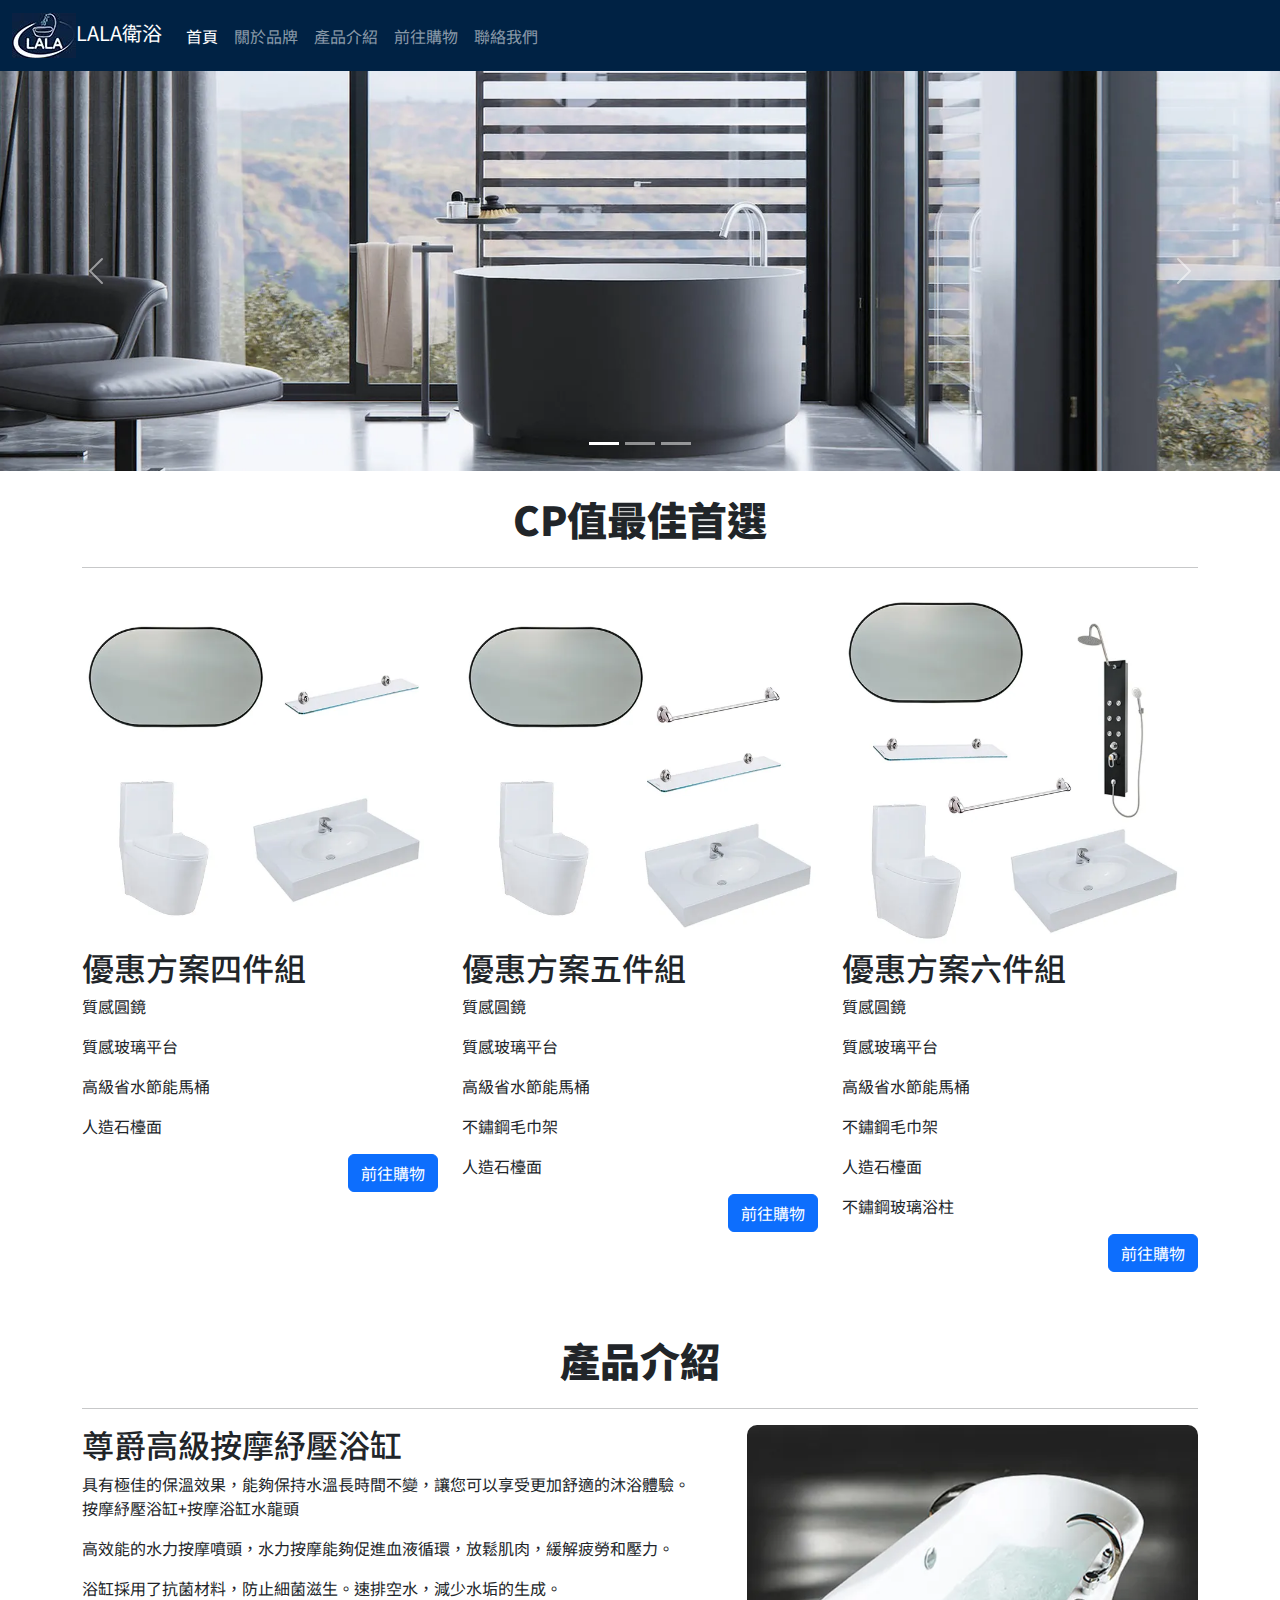
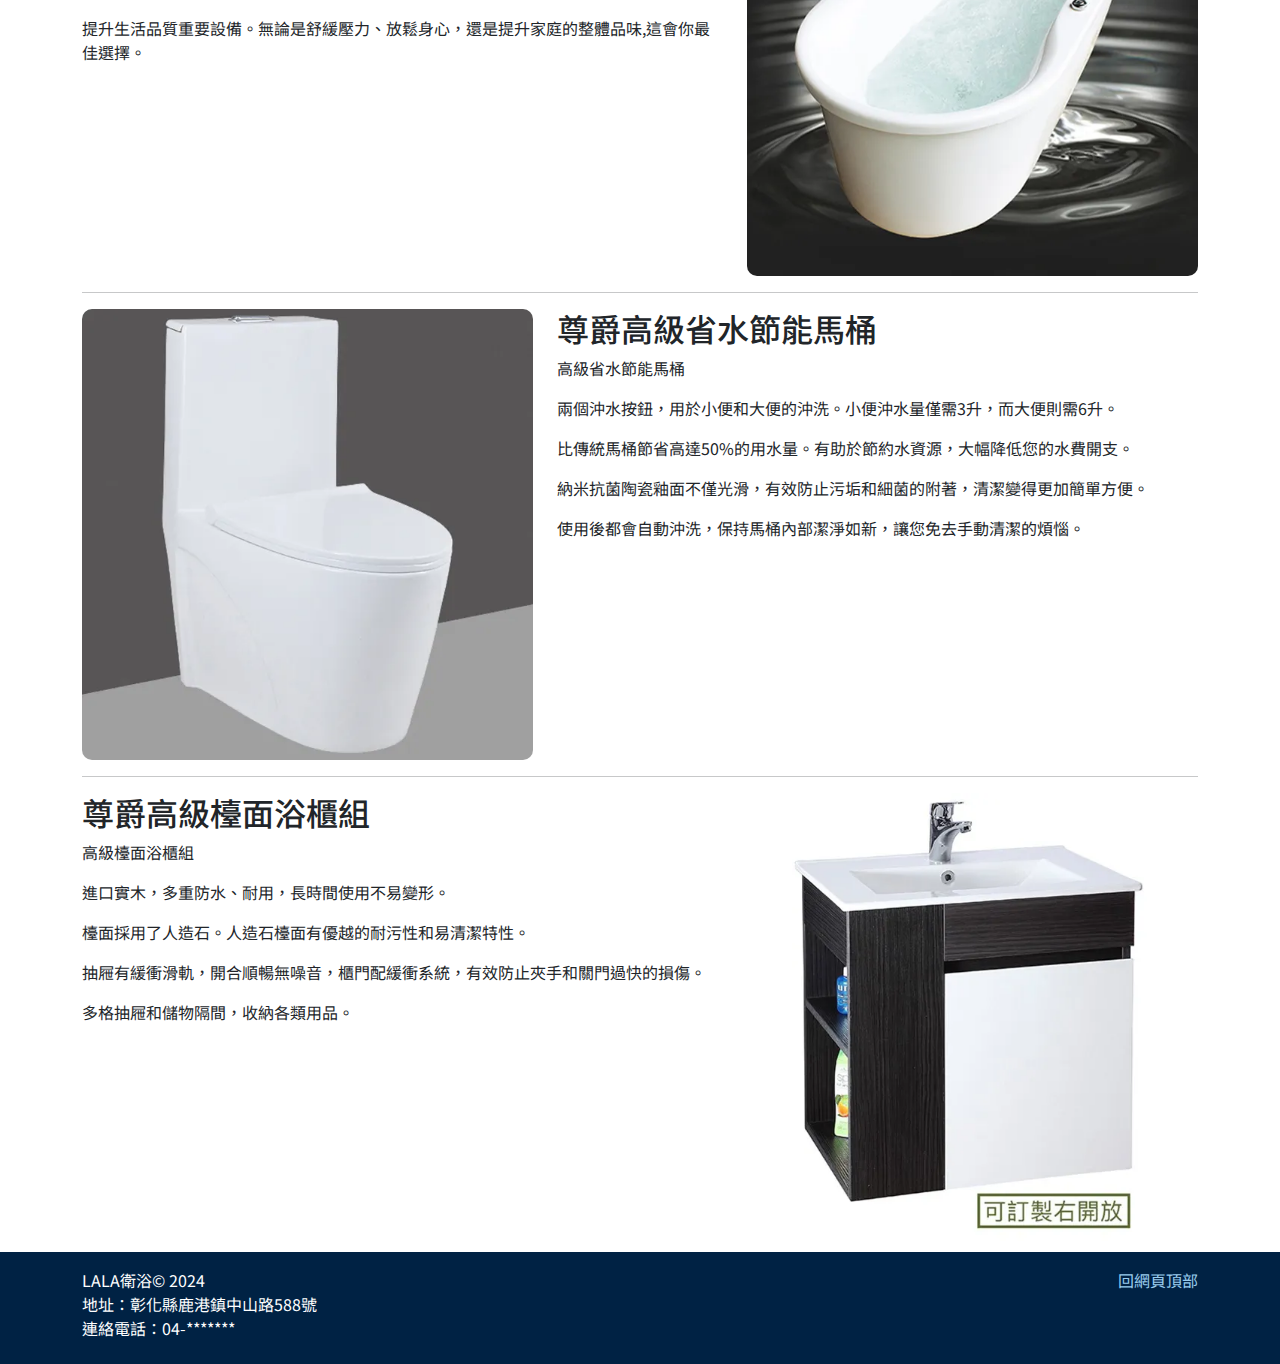
<file: index.html>
<!DOCTYPE html>
<html lang="zh-Hant-TW">
<head>
    <meta charset="UTF-8">
    <meta name="viewport" content="width=device-width, initial-scale=1.0">
    <!-- 設定IE相容性 -->
    <meta http-equiv="X-UA-Compatible" content="IE=edge">
    <!-- 網站作者/擁有者 -->
    <meta name="author" content="LALA衛浴">
    <!-- 網頁描述，簡單介紹網頁內容 -->
    <meta name="description" content="全網最齊全衛浴設備，等待您的購買">
    <!-- 網頁編輯器 -->
    <meta name="generator" content="VisualStudioCode">
    <!-- 關鍵字，google排除權重，其他搜尋引擎能可使用 -->
    <meta name="keywords" content="馬桶, 臉盆, 化妝鏡, 水龍頭, 沐浴龍頭, 毛巾架, 浴櫃, 巾置物架">
    <!-- favicom我的最愛(書籤)圖標 -->
    <link rel="shortcut icon" href="favicon.ico">
    <link href="https://cdn.jsdelivr.net/npm/bootstrap@5.3.3/dist/css/bootstrap.min.css" rel="stylesheet" integrity="sha384-QWTKZyjpPEjISv5WaRU9OFeRpok6YctnYmDr5pNlyT2bRjXh0JMhjY6hW+ALEwIH" crossorigin="anonymous">
    <link rel="stylesheet" href="css/custom.css">
    <title>LALA衛浴-首頁</title>
</head>
<body>
     <header>                                
        <!--bg-dark背景色 body-tertary為深色字 如改 navbar-dark為淺色字  如需固定導覽列在網頁頂部可+fixed-top -->
        <nav class="navbar navbar-expand-lg bg-dark navbar-dark">
            <div class="container-fluid">
              <a class="navbar-brand" href="index.html"><img src="images/index/LOGO2.webp" alt="logo">LALA衛浴</a>
              <button class="navbar-toggler" type="button" data-bs-toggle="collapse" data-bs-target="#navbarSupportedContent" aria-controls="navbarSupportedContent" aria-expanded="false" aria-label="Toggle navigation">
                <span class="navbar-toggler-icon"></span>
              </button>
              <div class="collapse navbar-collapse" id="navbarSupportedContent">
                <!-- 導覽列按鈕 -->
                <ul class="navbar-nav me-auto mb-2 mb-lg-0">
                  <li class="nav-item">
                    <!-- 這串為無障礙網路使用nav-link active明眼人看用 aria-current="page" 視障人士使用 -->
                    <a class="nav-link active" aria-current="page" href="index.html">首頁</a>
                  </li>
                  <li class="nav-item">
                    <a class="nav-link" href="about.html">關於品牌</a>
                  </li>
                  <li class="nav-item">
                    <a class="nav-link" href="introduce.html">產品介紹</a>
                  </li>
                  <li class="nav-item">
                    <!-- 前往購物網站 連結網址-->
                    <a class="nav-link" href="https://hzh.easy.co/"  target="_blank">前往購物</a>
                  </li>
                  <li class="nav-item">
                    <a class="nav-link" href="connection.html">聯絡我們</a>
                  </li>
                </ul>
              </div>
            </div>
        </nav>
    </header>
    <main>
      <!-- 輪播圖 -->
      <div id="carouselExampleIndicators" class="carousel slide">
        <div class="carousel-indicators">
          <!-- 增加輪播圖時增加一個按鈕 -->
          <button type="button" data-bs-target="#carouselExampleIndicators" data-bs-slide-to="0" class="active" aria-current="true" aria-label="Slide 1"></button>
          <button type="button" data-bs-target="#carouselExampleIndicators" data-bs-slide-to="1" aria-label="Slide 2"></button>
          <button type="button" data-bs-target="#carouselExampleIndicators" data-bs-slide-to="2" aria-label="Slide 3"></button>
        </div>
        <div class="carousel-inner">
          <div class="carousel-item active">
            <!-- alt="台北101"為圖片無法顯示時出現 title="台北101"滑入圖片時小標籤 aria-label="台北101"無障礙用 -->
            <img src="images/we/bathroom-6686057_1920.webp" class="d-block w-100" alt="LALA衛浴示意圖" title="LALA衛浴示意圖" aria-label="LALA衛浴示意圖">
          </div>
          <div class="carousel-item">
            <img src="images/we/bathroom-2132342_1920.webp" class="d-block w-100" alt="LALA衛浴示意圖" title="LALA衛浴示意圖" aria-label="LALA衛浴示意圖">
          </div>
          <div class="carousel-item">
            <img src="images/we/plant-7498330_1920.webp" class="d-block w-100" alt="LALA衛浴示意圖" title="LALA衛浴示意圖" aria-label="LALA衛浴示意圖">
          </div>
        </div>
        <button class="carousel-control-prev" type="button" data-bs-target="#carouselExampleIndicators" data-bs-slide="prev">
          <span class="carousel-control-prev-icon" aria-hidden="true"></span>
          <span class="visually-hidden">Previous</span>
        </button>
        <button class="carousel-control-next" type="button" data-bs-target="#carouselExampleIndicators" data-bs-slide="next">
          <span class="carousel-control-next-icon" aria-hidden="true"></span>
          <span class="visually-hidden">Next</span>
        </button>
      </div>

      <!-- 內文 -->
      <div class="container">
        <h2 class="h2-label my-4" role="優惠活動">CP值最佳首選</h2>
        <hr>
        <!-- 直式三格內容 -->
        <div class="row">
        <!-- 優惠方案1 -->
          <div class="col-lg-4 order-md-0 mt-2">
            <!-- rounded-circle w-100 圖片設定圓形範圍顯示 寬度設定100%顯示 -->
            <a type="button"><img src="images/we/41.webp" class="img-radius w-100" alt="野柳女王頭" data-bs-toggle="modal" data-bs-target="#imgliuqiu"></a>
            <!-- modal -->
            <div class="modal fade" id="imgliuqiu" tabindex="-1" aria-labelledby="exampleModalLabel" aria-hidden="true">
              <div class="modal-dialog">
                <div class="modal-content">
                  <div class="modal-header">
                    <h5 class="modal-title">優惠方案4件組</h5>
                    <button type="button" class="btn-close" data-bs-dismiss="modal" aria-label="Close"></button>
                  </div>
                  <div class="modal-body">
                    <img src="images/we/41.webp" alt="優惠方案" width="100%">
                  </div>
                  <div class="modal-footer">
                    <button type="button" class="btn btn-secondary" data-bs-dismiss="modal">關閉視窗</button>
                  </div>
                </div>
              </div>
            </div>
            <div class="card-body">
              <h2 class="">優惠方案四件組</h2>
              <p class="card-text">質感圓鏡</p>
              <p class="card-text">質感玻璃平台</p>
              <p class="card-text">高級省水節能馬桶</p>
              <p class="card-text">人造石檯面</p>
              <p class="card-text"></p>
              <p class="text-end">
                <a href="https://hzh.easy.co/collections/feature-on-homepage/products/%E5%84%AA%E6%83%A0%E6%96%B9%E6%A1%88%E5%9B%9B%E4%BB%B6%E7%B5%84" target="_blank" class="btn btn-primary" role="button" data-bs-toggle="tooltip" data-bs-placement="top" data-bs-title="即將離開本網站">前往購物</a></p>
                <!-- target="_blank"新增分業標籤 class="btn btn-primary" 套用模組按鈕外觀 role="button" 改變標籤用途 -->
            </div>
          </div>
        <!-- 優惠方案2 -->
          <div class="col-lg-4 order-md-1 mt-2">
            <a type="button"><img src="images/we/51.webp" class="img-radius w-100" alt="龜山島" data-bs-toggle="modal" data-bs-target="#imgsea"></a>
            <!-- modal -->
            <div class="modal fade" id="imgsea" tabindex="-1" aria-labelledby="exampleModalLabel" aria-hidden="true">
              <div class="modal-dialog">
                <div class="modal-content">
                  <div class="modal-header">
                    <h5 class="modal-title">優惠方案5件組</h5>
                    <button type="button" class="btn-close" data-bs-dismiss="modal" aria-label="Close"></button>
                  </div>
                  <div class="modal-body">
                    <img src="images/we/51.webp" alt="優惠方案2" width="100%">
                  </div>
                  <div class="modal-footer">
                    <button type="button" class="btn btn-secondary" data-bs-dismiss="modal">關閉視窗</button>
                  </div>
                </div>
              </div>
            </div>
            <div class="card-body">
              <h2 class="">優惠方案五件組</h2>
              <p class="card-text">質感圓鏡</p>
              <p class="card-text">質感玻璃平台</p>
              <p class="card-text">高級省水節能馬桶</p>
              <p class="card-text">不鏽鋼毛巾架</p>
              <p class="card-text">人造石檯面</p>
                <p class="text-end">
                <a href="https://hzh.easy.co/collections/feature-on-homepage/products/%E5%84%AA%E6%83%A0%E6%96%B9%E6%A1%88%E4%BA%94%E4%BB%B6%E7%B5%84" target="_blank" class="btn btn-primary" role="button"data-bs-toggle="tooltip" data-bs-placement="top" data-bs-title="即將離開本網站">前往購物</a></p>
            </div>
          </div>
        <!-- 優惠方案3 -->
          <div class="col-lg-4 order-md-2 mt-2">
            <a type="button"><img src="images/we/61.webp" class="img-radius w-100" alt="成功漁港" data-bs-toggle="modal" data-bs-target="#imgsuccess"></a>
            <div class="modal fade" id="imgsuccess" tabindex="-1" aria-labelledby="exampleModalLabel" aria-hidden="true">
              <div class="modal-dialog">
                <div class="modal-content">
                  <div class="modal-header">
                    <h5 class="modal-title">優惠方案6件組</h5>
                    <button type="button" class="btn-close" data-bs-dismiss="modal" aria-label="Close"></button>
                  </div>
                  <div class="modal-body">
                    <img src="images/we/61.webp" alt="優惠方案3" width="100%">
                  </div>
                  <div class="modal-footer">
                    <button type="button" class="btn btn-secondary" data-bs-dismiss="modal">關閉視窗</button>
                  </div>
                </div>
              </div>
            </div>

            <div class="card-body">
              <h2 class="">優惠方案六件組</h2>
              <p class="card-text">質感圓鏡</p>
              <p class="card-text">質感玻璃平台</p>
              <p class="card-text">高級省水節能馬桶</p>
              <p class="card-text">不鏽鋼毛巾架</p>
              <p class="card-text">人造石檯面</p>
              <p class="card-text">不鏽鋼玻璃浴柱</p>


              <p class="text-end">
                <a href="https://hzh.easy.co/collections/feature-on-homepage/products/%E5%84%AA%E6%83%A0%E6%96%B9%E6%A1%88%E5%85%AD%E4%BB%B6%E7%B5%84" target="_blank" class="btn btn-primary" role="button"data-bs-toggle="tooltip" data-bs-placement="top" data-bs-title="即將離開本網站">前往購物</a></p>
            </div>
        
          </div>
        </div>
        <!-- 橫條內容 -->
             <!-- my-5 上下間距 -->
        <h2 class="h2-label my-4 mt-5" role="產品介紹">產品介紹</h2>
        <hr>
        <div class="row my-2">
          <div class="col-md-7 order-md-1">
              <h2>尊爵高級按摩紓壓浴缸</h2>
              具有極佳的保溫效果，能夠保持水溫長時間不變，讓您可以享受更加舒適的沐浴體驗。
              <p>按摩紓壓浴缸+按摩浴缸水龍頭</p>
              <p>高效能的水力按摩噴頭，水力按摩能夠促進血液循環，放鬆肌肉，緩解疲勞和壓力。</p>
              <p>浴缸採用了抗菌材料，防止細菌滋生。速排空水，減少水垢的生成。</p>
              <p>提升生活品質重要設備。無論是舒緩壓力、放鬆身心，還是提升家庭的整體品味,這會你最佳選擇。</p>
          </div>
          <div class="col-md-5 order-md-1">
            <!-- img-fluid5 照片寬度100%高度自動 mx-auto左右對齊 -->
            <img src="images/we/TB801.webp" class="img-fluid mx-auto img-radius"  aria-label="產品介紹1" alt="產品介紹1">
          </div>
        </div>
        <hr>
        <div class="row my-2">
          <div class="col-md-7 order-md-1">
              <h2>尊爵高級省水節能馬桶</h2>
              <p>高級省水節能馬桶</p>
              <p>兩個沖水按鈕，用於小便和大便的沖洗。小便沖水量僅需3升，而大便則需6升。</p>
              <p>比傳統馬桶節省高達50%的用水量。有助於節約水資源，大幅降低您的水費開支。</p>
              <p>納米抗菌陶瓷釉面不僅光滑，有效防止污垢和細菌的附著，清潔變得更加簡單方便。</p>
              <p>使用後都會自動沖洗，保持馬桶內部潔淨如新，讓您免去手動清潔的煩惱。</p>
          </div>
          <div class="col-md-5 order-md-0">
            <!-- img-fluid5 照片寬度100%高度自動 mx-auto左右對齊 -->
            <img src="images/we/002.webp" class="img-fluid mx-auto img-radius"  aria-label="旅遊注意事項" alt="旅遊注意事項">
          </div>
        </div>
        <hr>
        <div class="row my-2">
          <div class="col-md-7 order-md-0">
              <h2>尊爵高級檯面浴櫃組</h2>
              <p>高級檯面浴櫃組</p>
              <p>進口實木，多重防水、耐用，長時間使用不易變形。</p>
              <p>檯面採用了人造石。人造石檯面有優越的耐污性和易清潔特性。</p>
              <p>抽屜有緩衝滑軌，開合順暢無噪音，櫃門配緩衝系統，有效防止夾手和關門過快的損傷。</p>
              <p>多格抽屜和儲物隔間，收納各類用品。</p>
          </div>
          <div class="col-md-5 order-md-0">
            <!-- img-fluid5 照片寬度100%高度自動 mx-auto左右對齊 -->
            <img src="images/we/039.webp" class="img-fluid mx-auto img-radius"  aria-label="住宿安全" alt="住宿安全">
          </div>
        </div>
      </div>
   </main>
   <footer class="footer me-auto pb-2">
    <div class="container pt-3">
      <p class="float-end">
        <a href="#top">回網頁頂部</p></a>
      <p>LALA衛浴&copy; 2024 <br>         
         地址：彰化縣鹿港鎮中山路588號<br>
         連絡電話：04-*******<br>
      </p>
   </footer>


    <!-- bootstrap.bundle.min.js中包含popper.js -->
    <script src="https://cdn.jsdelivr.net/npm/bootstrap@5.3.3/dist/js/bootstrap.bundle.min.js" integrity="sha384-YvpcrYf0tY3lHB60NNkmXc5s9fDVZLESaAA55NDzOxhy9GkcIdslK1eN7N6jIeHz" crossorigin="anonymous"></script>
    <!-- <script>改版前用
      $(function(){$('[data-toggle="tooltip"]').tooltip()})
    </script> 改版後↓-->
    <script>
      var tooltipTriggerList = [].slice.call(document.querySelectorAll('[data-bs-toggle="tooltip"]'))
      var tooltipList = tooltipTriggerList.map(function (tooltipTriggerEl) {
      return new bootstrap.Tooltip(tooltipTriggerEl)
      })
    </script>
</body>
</html>
</file>
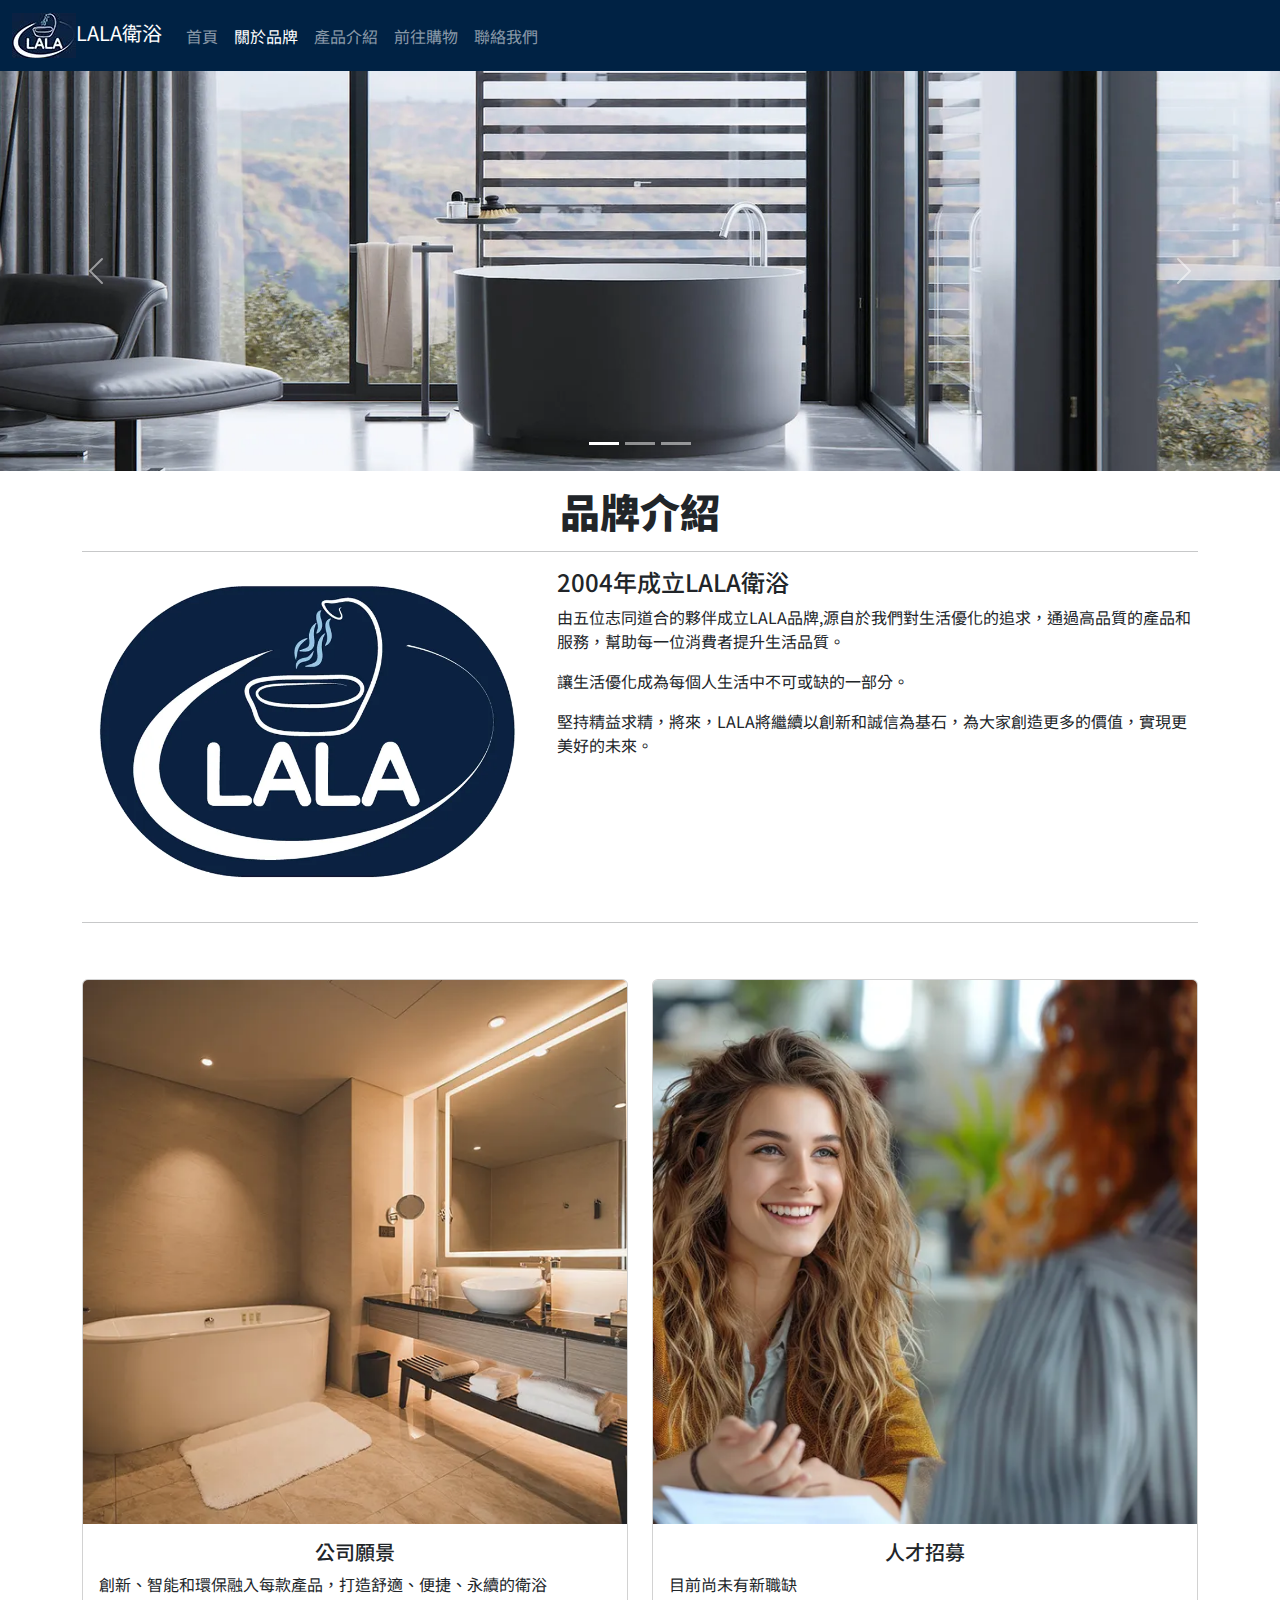
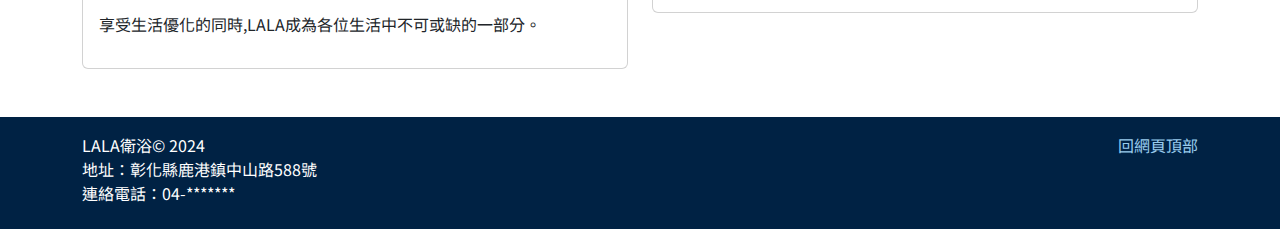
<file: about.html>
<!DOCTYPE html>
<html lang="zh-Hant-TW">
<head>
    <meta charset="UTF-8">
    <meta name="viewport" content="width=device-width, initial-scale=1.0">
    <!-- 設定IE相容性 -->
    <meta http-equiv="X-UA-Compatible" content="IE=edge">
    <!-- 網站作者/擁有者 -->
    <meta name="author" content="LALA衛浴">
    <!-- 網頁描述，簡單介紹網頁內容 -->
    <meta name="description" content="全網最齊全衛浴設備，等待您的購買">
    <!-- 網頁編輯器 -->
    <meta name="generator" content="VisualStudioCode">
    <!-- 關鍵字，google排除權重，其他搜尋引擎能可使用 -->
    <meta name="keywords" content="馬桶, 臉盆, 化妝鏡, 水龍頭, 沐浴龍頭, 毛巾架, 浴櫃, 巾置物架">
    <!-- favicom我的最愛(書籤)圖標 -->
    <link rel="shortcut icon" href="favicon.ico">
    <link href="https://cdn.jsdelivr.net/npm/bootstrap@5.3.3/dist/css/bootstrap.min.css" rel="stylesheet" integrity="sha384-QWTKZyjpPEjISv5WaRU9OFeRpok6YctnYmDr5pNlyT2bRjXh0JMhjY6hW+ALEwIH" crossorigin="anonymous">
    <link rel="stylesheet" href="css/custom.css">
    <title>LALA衛浴-首頁</title>
</head>
<body>
    <header>                                
        <!--bg-dark背景色 body-tertary為深色字 如改 navbar-dark為淺色字  如需固定導覽列在網頁頂部可+fixed-top -->
        <nav class="navbar navbar-expand-lg bg-dark navbar-dark">
            <div class="container-fluid">
              <a class="navbar-brand" href="index.html"><img src="images/index/LOGO2.webp" alt="logo">LALA衛浴</a>
              <button class="navbar-toggler" type="button" data-bs-toggle="collapse" data-bs-target="#navbarSupportedContent" aria-controls="navbarSupportedContent" aria-expanded="false" aria-label="Toggle navigation">
                <span class="navbar-toggler-icon"></span>
              </button>
              <div class="collapse navbar-collapse" id="navbarSupportedContent">
                <!-- 導覽列按鈕 -->
                <ul class="navbar-nav me-auto mb-2 mb-lg-0">
                  <li class="nav-item">
                    <!-- 這串為無障礙網路使用nav-link active明眼人看用 aria-current="page" 視障人士使用 -->
                    <a class="nav-link" aria-current="page" href="index.html">首頁</a>
                  </li>
                  <li class="nav-item">
                    <a class="nav-link active" aria-current="page" href="about.html">關於品牌</a>
                  </li>
                  <li class="nav-item">
                    <a class="nav-link" href="introduce.html">產品介紹</a>
                  </li>
                  <li class="nav-item">
                    <!-- 前往購物網站 連結網址-->
                    <a class="nav-link" href="https://hzh.easy.co/"  target="_blank">前往購物</a>
                  </li>
                  <li class="nav-item">
                    <a class="nav-link" href="connection.html">聯絡我們</a>
                  </li>
                </ul>
              </div>
            </div>
        </nav>
    </header>
    <main>
      <!-- 輪播圖 -->
      <div id="carouselExampleIndicators" class="carousel slide">
        <div class="carousel-indicators">
          <!-- 增加輪播圖時增加一個按鈕 -->
          <button type="button" data-bs-target="#carouselExampleIndicators" data-bs-slide-to="0" class="active" aria-current="true" aria-label="Slide 1"></button>
          <button type="button" data-bs-target="#carouselExampleIndicators" data-bs-slide-to="1" aria-label="Slide 2"></button>
          <button type="button" data-bs-target="#carouselExampleIndicators" data-bs-slide-to="2" aria-label="Slide 3"></button>
        </div>
        <div class="carousel-inner">
          <div class="carousel-item active">
            <!-- alt="台北101"為圖片無法顯示時出現 title="台北101"滑入圖片時小標籤 aria-label="台北101"無障礙用 -->
            <img src="images/we/bathroom-6686057_1920.webp" class="d-block w-100" alt="LALA衛浴示意圖" title="LALA衛浴示意圖" aria-label="LALA衛浴示意圖">
          </div>
          <div class="carousel-item">
            <img src="images/we/bathroom-2132342_1920.webp" class="d-block w-100" alt="LALA衛浴示意圖" title="LALA衛浴示意圖" aria-label="LALA衛浴示意圖">
          </div>
          <div class="carousel-item">
            <img src="images/we/plant-7498330_1920.webp" class="d-block w-100" alt="LALA衛浴示意圖" title="LALA衛浴示意圖" aria-label="LALA衛浴示意圖">
          </div>
        </div>
        <button class="carousel-control-prev" type="button" data-bs-target="#carouselExampleIndicators" data-bs-slide="prev">
          <span class="carousel-control-prev-icon" aria-hidden="true"></span>
          <span class="visually-hidden">Previous</span>
        </button>
        <button class="carousel-control-next" type="button" data-bs-target="#carouselExampleIndicators" data-bs-slide="next">
          <span class="carousel-control-next-icon" aria-hidden="true"></span>
          <span class="visually-hidden">Next</span>
        </button>
      </div>
      <!-- 內文 -->
      <div class="container">
        <h2 class="h2-label mt-3">品牌介紹</h2>
        <hr>
        <div class="row my-2">
          <div class="col-md-5">
            <!-- img-fluid5 照片寬度100%高度自動 mx-auto左右對齊 -->
            <img src="images/about/logo8006001.webp" class="img-fluid mx-auto img-radius"  aria-label="LOGO" alt="LOGO">
          </div>
          <div class="col-md-7">
              <h4>2004年成立LALA衛浴</h4>
              <p>由五位志同道合的夥伴成立LALA品牌,源自於我們對生活優化的追求，通過高品質的產品和服務，幫助每一位消費者提升生活品質。</p>
              <p>讓生活優化成為每個人生活中不可或缺的一部分。</p>
              <p>堅持精益求精，將來，LALA將繼續以創新和誠信為基石，為大家創造更多的價值，實現更美好的未來。</p>
          </div>
        </div>
        <hr>
        <div class="row my-5">
          <!-- 公司願景 -->
          <div class="col-md-6 order-md-0 mt-2">
            <div class="card">
              <img src="images/we/bathroom-6878035_1280.webp" class="card-img-top" alt="公司logo">
              <div class="card-body">
                <h5 class="card-title">公司願景</h5>
                <p class="card-text">創新、智能和環保融入每款產品，打造舒適、便捷、永續的衛浴</p>
                  <p>享受生活優化的同時,LALA成為各位生活中不可或缺的一部分。</p>

              </div>
            </div>
          </div>
          <!-- 人才招募 -->
          <div class="col-md-6 order-md-1 mt-2">   
            <div class="card">
              <img src="images/we/woman-8805927_1920.webp" class="card-img-top" alt="公司logo">
              <div class="card-body">
                <h5 class="card-title">人才招募</h5>
                <p class="card-text">目前尚未有新職缺</p>
              </div>
            </div>
          </div>
        </div>



      </div>
   </main>
   <footer class="footer me-auto pb-2">
    <div class="container pt-3">
      <p class="float-end">
        <a href="#top">回網頁頂部</p></a>
      <p>LALA衛浴&copy; 2024 <br>         
         地址：彰化縣鹿港鎮中山路588號<br>
         連絡電話：04-*******<br>
      </p>
   </footer>


    <!-- bootstrap.bundle.min.js中包含popper.js -->
    <script src="https://cdn.jsdelivr.net/npm/bootstrap@5.3.3/dist/js/bootstrap.bundle.min.js" integrity="sha384-YvpcrYf0tY3lHB60NNkmXc5s9fDVZLESaAA55NDzOxhy9GkcIdslK1eN7N6jIeHz" crossorigin="anonymous"></script>
    <!-- <script>改版前用
      $(function(){$('[data-toggle="tooltip"]').tooltip()})
    </script> 改版後↓-->
    <script>
      var tooltipTriggerList = [].slice.call(document.querySelectorAll('[data-bs-toggle="tooltip"]'))
      var tooltipList = tooltipTriggerList.map(function (tooltipTriggerEl) {
      return new bootstrap.Tooltip(tooltipTriggerEl)
      })
    </script>
</body>
</html>
</file>
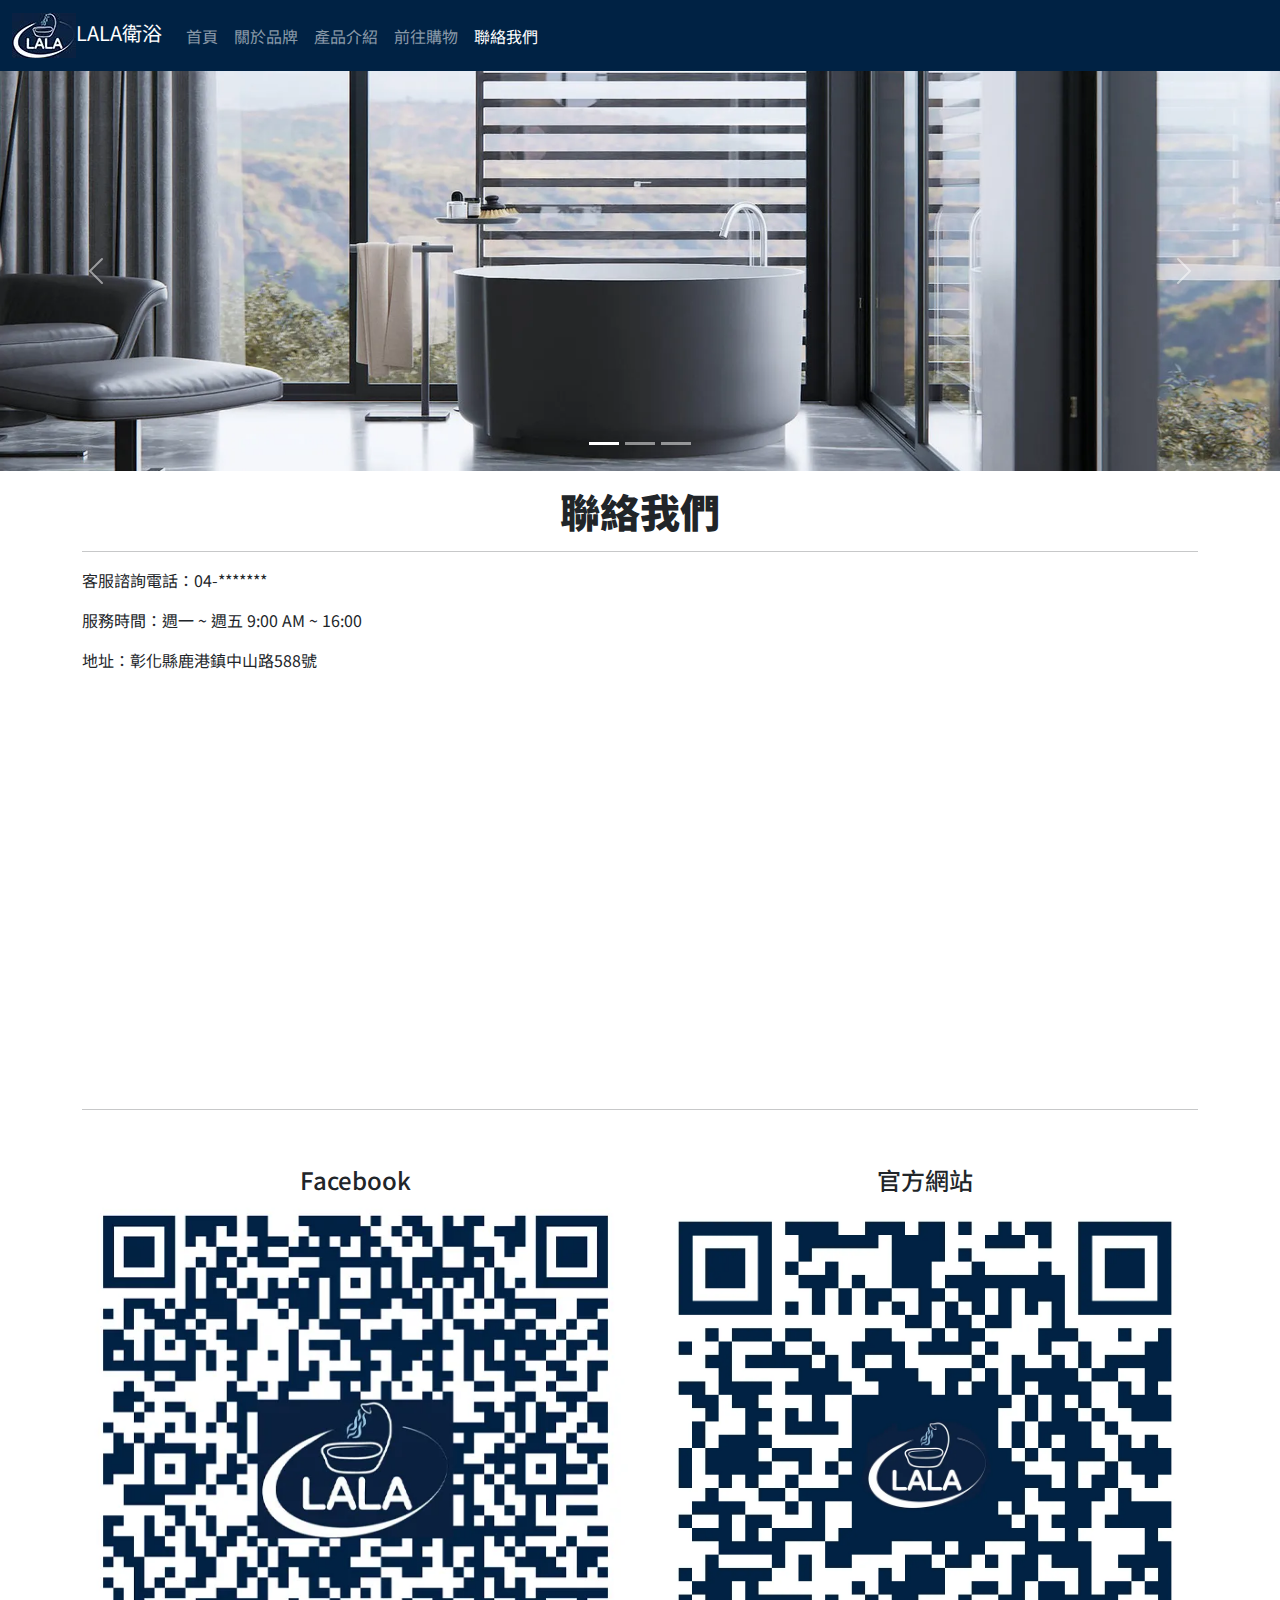
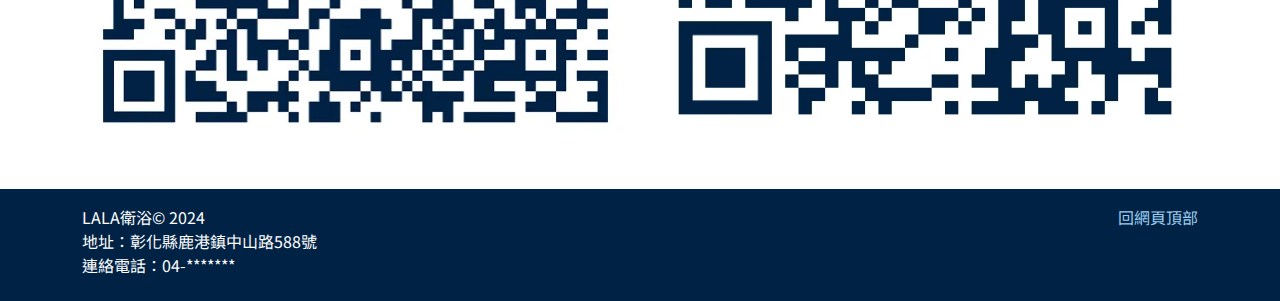
<file: connection.html>
<!DOCTYPE html>
<html lang="zh-Hant-TW">
<head>
    <meta charset="UTF-8">
    <meta name="viewport" content="width=device-width, initial-scale=1.0">
    <!-- 設定IE相容性 -->
    <meta http-equiv="X-UA-Compatible" content="IE=edge">
    <!-- 網站作者/擁有者 -->
    <meta name="author" content="LALA衛浴">
    <!-- 網頁描述，簡單介紹網頁內容 -->
    <meta name="description" content="全網最齊全衛浴設備，等待您的購買">
    <!-- 網頁編輯器 -->
    <meta name="generator" content="VisualStudioCode">
    <!-- 關鍵字，google排除權重，其他搜尋引擎能可使用 -->
    <meta name="keywords" content="馬桶, 臉盆, 化妝鏡, 水龍頭, 沐浴龍頭, 毛巾架, 浴櫃, 巾置物架">
    <!-- favicom我的最愛(書籤)圖標 -->
    <link rel="shortcut icon" href="favicon.ico">
    <link href="https://cdn.jsdelivr.net/npm/bootstrap@5.3.3/dist/css/bootstrap.min.css" rel="stylesheet" integrity="sha384-QWTKZyjpPEjISv5WaRU9OFeRpok6YctnYmDr5pNlyT2bRjXh0JMhjY6hW+ALEwIH" crossorigin="anonymous">
    <link rel="stylesheet" href="css/custom.css">
    <title>LALA衛浴-首頁</title>
</head>
<body>
     <header >                                
        <!--bg-dark背景色 body-tertary為深色字 如改 navbar-dark為淺色字  如需固定導覽列在網頁頂部可+fixed-top -->
        <nav class="navbar navbar-expand-lg bg-dark navbar-dark">
            <div class="container-fluid">
              <a class="navbar-brand" href="index.html"><img src="images/index/LOGO2.webp" alt="logo">LALA衛浴</a>
              <button class="navbar-toggler" type="button" data-bs-toggle="collapse" data-bs-target="#navbarSupportedContent" aria-controls="navbarSupportedContent" aria-expanded="false" aria-label="Toggle navigation">
                <span class="navbar-toggler-icon"></span>
              </button>
              <div class="collapse navbar-collapse" id="navbarSupportedContent">
                <!-- 導覽列按鈕 -->
                <ul class="navbar-nav me-auto mb-2 mb-lg-0">
                  <li class="nav-item">
                    <!-- 這串為無障礙網路使用nav-link active明眼人看用 aria-current="page" 視障人士使用 -->
                    <a class="nav-link"href="index.html">首頁</a>
                  </li>
                  <li class="nav-item">
                    <a class="nav-link" href="about.html">關於品牌</a>
                  </li>
                  <li class="nav-item">
                    <a class="nav-link" href="introduce.html">產品介紹</a>
                  </li>
                  <li class="nav-item">
                    <!-- 前往購物網站 連結網址-->
                    <a class="nav-link" href="https://hzh.easy.co/"  target="_blank">前往購物</a>
                  </li>
                  <li class="nav-item">
                    <a class="nav-link active" aria-current="page" href="connection.html">聯絡我們</a>
                  </li>
                </ul>
              </div>
            </div>
        </nav>
    </header>
    <main>
      <!-- 輪播圖 -->
      <div id="carouselExampleIndicators" class="carousel slide">
        <div class="carousel-indicators">
          <!-- 增加輪播圖時增加一個按鈕 -->
          <button type="button" data-bs-target="#carouselExampleIndicators" data-bs-slide-to="0" class="active" aria-current="true" aria-label="Slide 1"></button>
          <button type="button" data-bs-target="#carouselExampleIndicators" data-bs-slide-to="1" aria-label="Slide 2"></button>
          <button type="button" data-bs-target="#carouselExampleIndicators" data-bs-slide-to="2" aria-label="Slide 3"></button>
        </div>
        <div class="carousel-inner">
          <div class="carousel-item active">
            <!-- alt="台北101"為圖片無法顯示時出現 title="台北101"滑入圖片時小標籤 aria-label="台北101"無障礙用 -->
            <img src="images/we/bathroom-6686057_1920.webp" class="d-block w-100" alt="LALA衛浴示意圖" title="LALA衛浴示意圖" aria-label="LALA衛浴示意圖">
          </div>
          <div class="carousel-item">
            <img src="images/we/bathroom-2132342_1920.webp" class="d-block w-100" alt="LALA衛浴示意圖" title="LALA衛浴示意圖" aria-label="LALA衛浴示意圖">
          </div>
          <div class="carousel-item">
            <img src="images/we/plant-7498330_1920.webp" class="d-block w-100" alt="LALA衛浴示意圖" title="LALA衛浴示意圖" aria-label="LALA衛浴示意圖">
          </div>
        </div>
        <button class="carousel-control-prev" type="button" data-bs-target="#carouselExampleIndicators" data-bs-slide="prev">
          <span class="carousel-control-prev-icon" aria-hidden="true"></span>
          <span class="visually-hidden">Previous</span>
        </button>
        <button class="carousel-control-next" type="button" data-bs-target="#carouselExampleIndicators" data-bs-slide="next">
          <span class="carousel-control-next-icon" aria-hidden="true"></span>
          <span class="visually-hidden">Next</span>
        </button>
      </div>

      <!-- 內文 -->
      <div class="container">
        <h2 class="h2-label mt-3" role="alert">聯絡我們</h2>
        <hr>
          <p>客服諮詢電話：04-*******</p>
          <p>服務時間：週一 ~ 週五 9:00 AM ~ 16:00</p>
          <p>地址：彰化縣鹿港鎮中山路588號</p>
        <div class="map">
          <iframe src="https://www.google.com/maps/embed?pb=!1m18!1m12!1m3!1d3643.0905709882554!2d120.43329807561172!3d24.063114876698716!2m3!1f0!2f0!3f0!3m2!1i1024!2i768!4f13.1!3m3!1m2!1s0x3469460a0a5f4f77%3A0x9f7f75af5080f43b!2z5Yue5YuV5a246IuR!5e0!3m2!1szh-TW!2stw!4v1718870885464!5m2!1szh-TW!2stw" width="100%" height="400" style="border:0;" allowfullscreen="" loading="lazy" referrerpolicy="no-referrer-when-downgrade"></iframe>
        </div>
        <hr>
        <div class="row my-5">
          <!-- facebook -->
          <div class="col-md-6 order-md-0 mt-2">
            <div class="card-body">
              <h4 class="card-title">Facebook</h4>
              <img src="images/connection/fbqrcode.webp" class="card-img-top" alt="FBqrcode">            
            </div>
          </div>
          <!-- 官網 -->
          <div class="col-md-6 order-md-0 mt-2">
            <div class="card-body">
              <h4 class="card-title">官方網站</h4>
              <img src="images/connection/indexqr.webp" class="card-img-top" alt="FBqrcode">            
            </div>
          </div>

        </div>

        
      </div>


   </main>
   <footer class="footer me-auto pb-2">
    <div class="container pt-3">
      <p class="float-end">
        <a href="#top">回網頁頂部</p></a>
      <p>LALA衛浴&copy; 2024 <br>         
         地址：彰化縣鹿港鎮中山路588號<br>
         連絡電話：04-*******<br>
      </p>
   </footer>     
   
   
    <!-- bootstrap.bundle.min.js中包含popper.js -->
    <script src="https://cdn.jsdelivr.net/npm/bootstrap@5.3.3/dist/js/bootstrap.bundle.min.js" integrity="sha384-YvpcrYf0tY3lHB60NNkmXc5s9fDVZLESaAA55NDzOxhy9GkcIdslK1eN7N6jIeHz" crossorigin="anonymous"></script>
    <!-- <script>改版前用
      $(function(){$('[data-toggle="tooltip"]').tooltip()})
    </script> 改版後↓-->
    <script>
      var tooltipTriggerList = [].slice.call(document.querySelectorAll('[data-bs-toggle="tooltip"]'))
      var tooltipList = tooltipTriggerList.map(function (tooltipTriggerEl) {
      return new bootstrap.Tooltip(tooltipTriggerEl)
      })
    </script>
</body>
</html>
</file>
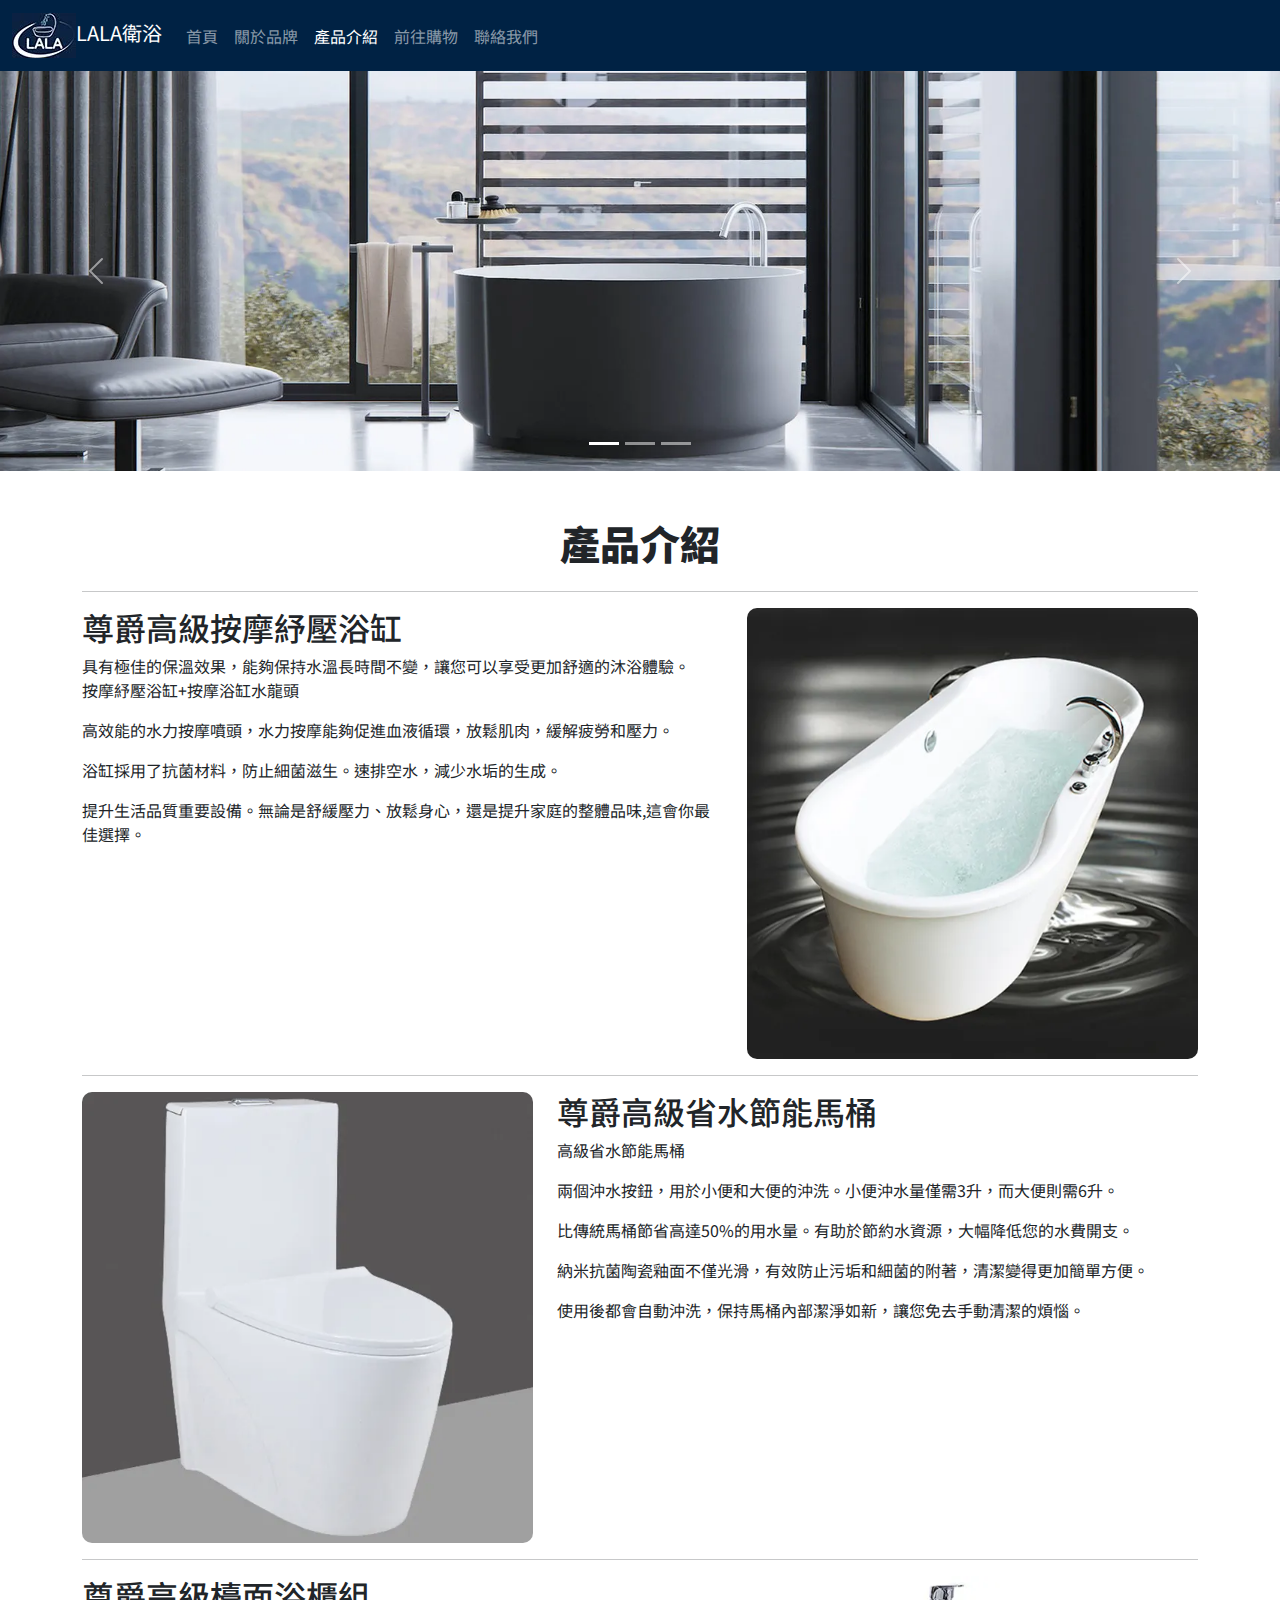
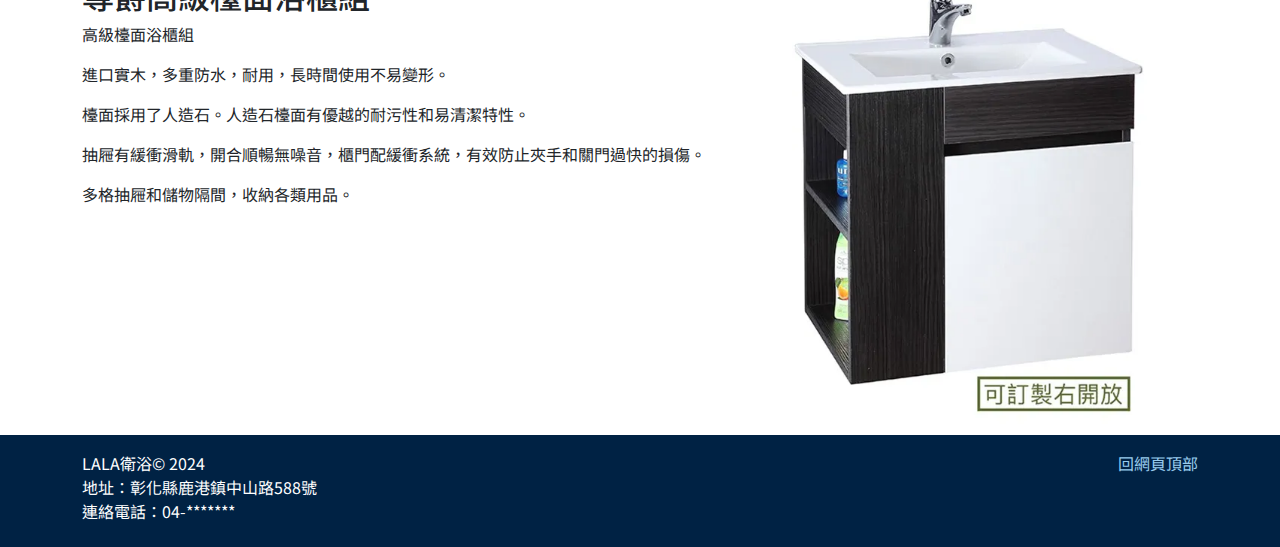
<file: introduce.html>
<!DOCTYPE html>
<html lang="zh-Hant-TW">
<head>
    <meta charset="UTF-8">
    <meta name="viewport" content="width=device-width, initial-scale=1.0">
    <!-- 設定IE相容性 -->
    <meta http-equiv="X-UA-Compatible" content="IE=edge">
    <!-- 網站作者/擁有者 -->
    <meta name="author" content="LALA衛浴">
    <!-- 網頁描述，簡單介紹網頁內容 -->
    <meta name="description" content="全網最齊全衛浴設備，等待您的購買">
    <!-- 網頁編輯器 -->
    <meta name="generator" content="VisualStudioCode">
    <!-- 關鍵字，google排除權重，其他搜尋引擎能可使用 -->
    <meta name="keywords" content="馬桶, 臉盆, 化妝鏡, 水龍頭, 沐浴龍頭, 毛巾架, 浴櫃, 巾置物架">
    <!-- favicom我的最愛(書籤)圖標 -->
    <link rel="shortcut icon" href="favicon.ico">
    <link href="https://cdn.jsdelivr.net/npm/bootstrap@5.3.3/dist/css/bootstrap.min.css" rel="stylesheet" integrity="sha384-QWTKZyjpPEjISv5WaRU9OFeRpok6YctnYmDr5pNlyT2bRjXh0JMhjY6hW+ALEwIH" crossorigin="anonymous">
    <link rel="stylesheet" href="css/custom.css">
    <title>LALA衛浴-首頁</title>
</head>
<body>
     <header >                                
        <!--bg-dark背景色 body-tertary為深色字 如改 navbar-dark為淺色字  如需固定導覽列在網頁頂部可+fixed-top -->
        <nav class="navbar navbar-expand-lg bg-dark navbar-dark">
            <div class="container-fluid">
              <a class="navbar-brand" href="index.html"><img src="images/index/LOGO2.webp" alt="logo">LALA衛浴</a>
              <button class="navbar-toggler" type="button" data-bs-toggle="collapse" data-bs-target="#navbarSupportedContent" aria-controls="navbarSupportedContent" aria-expanded="false" aria-label="Toggle navigation">
                <span class="navbar-toggler-icon"></span>
              </button>
              <div class="collapse navbar-collapse" id="navbarSupportedContent">
                <!-- 導覽列按鈕 -->
                <ul class="navbar-nav me-auto mb-2 mb-lg-0">
                  <li class="nav-item">
                    <!-- 這串為無障礙網路使用nav-link active明眼人看用 aria-current="page" 視障人士使用 -->
                    <a class="nav-link"href="index.html">首頁</a>
                  </li>
                  <li class="nav-item">
                    <a class="nav-link" href="about.html">關於品牌</a>
                  </li>
                  <li class="nav-item">
                    <a class="nav-link active" aria-current="page" href="introduce.html">產品介紹</a>
                  </li>
                  <li class="nav-item">
                    <!-- 前往購物網站 連結網址-->
                    <a class="nav-link" href="https://hzh.easy.co/"  target="_blank">前往購物</a>
                  </li>
                  <li class="nav-item">
                    <a class="nav-link" href="connection.html">聯絡我們</a>
                  </li>
                </ul>
              </div>
            </div>
        </nav>
    </header>
    <main>
      <!-- 輪播圖 -->
      <div id="carouselExampleIndicators" class="carousel slide">
        <div class="carousel-indicators">
          <!-- 增加輪播圖時增加一個按鈕 -->
          <button type="button" data-bs-target="#carouselExampleIndicators" data-bs-slide-to="0" class="active" aria-current="true" aria-label="Slide 1"></button>
          <button type="button" data-bs-target="#carouselExampleIndicators" data-bs-slide-to="1" aria-label="Slide 2"></button>
          <button type="button" data-bs-target="#carouselExampleIndicators" data-bs-slide-to="2" aria-label="Slide 3"></button>
        </div>
        <div class="carousel-inner">
          <div class="carousel-item active">
            <!-- alt="台北101"為圖片無法顯示時出現 title="台北101"滑入圖片時小標籤 aria-label="台北101"無障礙用 -->
            <img src="images/we/bathroom-6686057_1920.webp" class="d-block w-100" alt="LALA衛浴示意圖" title="LALA衛浴示意圖" aria-label="LALA衛浴示意圖">
          </div>
          <div class="carousel-item">
            <img src="images/we/bathroom-2132342_1920.webp" class="d-block w-100" alt="LALA衛浴示意圖" title="LALA衛浴示意圖" aria-label="LALA衛浴示意圖">
          </div>
          <div class="carousel-item">
            <img src="images/we/plant-7498330_1920.webp" class="d-block w-100" alt="LALA衛浴示意圖" title="LALA衛浴示意圖" aria-label="LALA衛浴示意圖">
          </div>
        </div>
        <button class="carousel-control-prev" type="button" data-bs-target="#carouselExampleIndicators" data-bs-slide="prev">
          <span class="carousel-control-prev-icon" aria-hidden="true"></span>
          <span class="visually-hidden">Previous</span>
        </button>
        <button class="carousel-control-next" type="button" data-bs-target="#carouselExampleIndicators" data-bs-slide="next">
          <span class="carousel-control-next-icon" aria-hidden="true"></span>
          <span class="visually-hidden">Next</span>
        </button>
      </div>

      <div class="container">
        <h2 class="h2-label my-4 mt-5" role="產品介紹">產品介紹</h2>
        <hr>
        <div class="row my-2">
          <div class="col-md-7 order-md-1">
              <h2>尊爵高級按摩紓壓浴缸</h2>
              具有極佳的保溫效果，能夠保持水溫長時間不變，讓您可以享受更加舒適的沐浴體驗。
              <p>按摩紓壓浴缸+按摩浴缸水龍頭</p>
              <p>高效能的水力按摩噴頭，水力按摩能夠促進血液循環，放鬆肌肉，緩解疲勞和壓力。</p>
              <p>浴缸採用了抗菌材料，防止細菌滋生。速排空水，減少水垢的生成。</p>
              <p>提升生活品質重要設備。無論是舒緩壓力、放鬆身心，還是提升家庭的整體品味,這會你最佳選擇。</p>
          </div>
          <div class="col-md-5 order-md-1">
            <!-- img-fluid5 照片寬度100%高度自動 mx-auto左右對齊 -->
            <img src="images/we/TB801.webp" class="img-fluid mx-auto img-radius"  aria-label="產品介紹1" alt="產品介紹1">
          </div>
        </div>
        <hr>
        <div class="row my-2">
          <div class="col-md-7 order-md-1">
              <h2>尊爵高級省水節能馬桶</h2>
              <p>高級省水節能馬桶</p>
              <p>兩個沖水按鈕，用於小便和大便的沖洗。小便沖水量僅需3升，而大便則需6升。</p>
              <p>比傳統馬桶節省高達50%的用水量。有助於節約水資源，大幅降低您的水費開支。</p>
              <p>納米抗菌陶瓷釉面不僅光滑，有效防止污垢和細菌的附著，清潔變得更加簡單方便。</p>
              <p>使用後都會自動沖洗，保持馬桶內部潔淨如新，讓您免去手動清潔的煩惱。</p>

          </div>
          <div class="col-md-5 order-md-0">
            <!-- img-fluid5 照片寬度100%高度自動 mx-auto左右對齊 -->
            <img src="images/we/002.webp" class="img-fluid mx-auto img-radius"  aria-label="旅遊注意事項" alt="旅遊注意事項">
          </div>
        </div>
        <hr>
        <div class="row my-2">
          <div class="col-md-7 order-md-0">
              <h2>尊爵高級檯面浴櫃組</h2>
              <p>高級檯面浴櫃組</p>
              <p>進口實木，多重防水，耐用，長時間使用不易變形。</p>
              <p>檯面採用了人造石。人造石檯面有優越的耐污性和易清潔特性。</p>
              <p>抽屜有緩衝滑軌，開合順暢無噪音，櫃門配緩衝系統，有效防止夾手和關門過快的損傷。</p>
              <p>多格抽屜和儲物隔間，收納各類用品。</p>
          </div>
          <div class="col-md-5 order-md-0">
            <!-- img-fluid5 照片寬度100%高度自動 mx-auto左右對齊 -->
            <img src="images/we/039.webp" class="img-fluid mx-auto img-radius"  aria-label="住宿安全" alt="住宿安全">
          </div>
        </div>
      </div>
   </main>
   <footer class="footer me-auto pb-2">
    <div class="container pt-3">
      <p class="float-end">
        <a href="#top">回網頁頂部</p></a>
      <p>LALA衛浴&copy; 2024 <br>         
        地址：彰化縣鹿港鎮中山路588號<br>
        連絡電話：04-*******<br>
      </p>
   </footer>
      

    <!-- bootstrap.bundle.min.js中包含popper.js -->
    <script src="https://cdn.jsdelivr.net/npm/bootstrap@5.3.3/dist/js/bootstrap.bundle.min.js" integrity="sha384-YvpcrYf0tY3lHB60NNkmXc5s9fDVZLESaAA55NDzOxhy9GkcIdslK1eN7N6jIeHz" crossorigin="anonymous"></script>
    <!-- <script>改版前用
      $(function(){$('[data-toggle="tooltip"]').tooltip()})
    </script> 改版後↓-->
    <script>
      var tooltipTriggerList = [].slice.call(document.querySelectorAll('[data-bs-toggle="tooltip"]'))
      var tooltipList = tooltipTriggerList.map(function (tooltipTriggerEl) {
      return new bootstrap.Tooltip(tooltipTriggerEl)
      })
    </script>
</body>
</html>
</file>
<file: css/custom.css>
/* google fonts雲端字體 */
@import url('https://fonts.googleapis.com/css2?family=Noto+Sans+TC:wght@300&display=swap');


 
:root, /* ,表示符合條件時套用 */
[data-bs-theme-light]{
    --bs-dark-rgb: 0, 34, 68;
    --bs-emphasis-color: #002244;
}
:root,
[data-bs-theme=light]{
    --bs-info-bg-subtle: #99CCEE;  /* alert-info背景色 */
    --bs-info-text-emphasis: #003333; /* alert-info文字色 */
}
:root {
    --color-dark-blue:#002244;
    --font-weight-bold: bolder;
    --max-font-size: 2rem;
    
}

/* 雲端字體套用body標籤 */
body{
    font-family: "微軟正黑體", "Noto Sans TC", sans-serif;
}

footer a {
    text-decoration: none;
    color: #99CCEE;
}

footer {
    background-color: #002244;
    color: #ffffFF;
}
.img-radius{
border-radius:10px;
}

.card-border-none {
    border-style: none;
}

.h2-label {
    font-size: 2.5rem;
    text-align: center;
    font-weight: 900;
}
.card-title {
    text-align: center;

}
</file>
